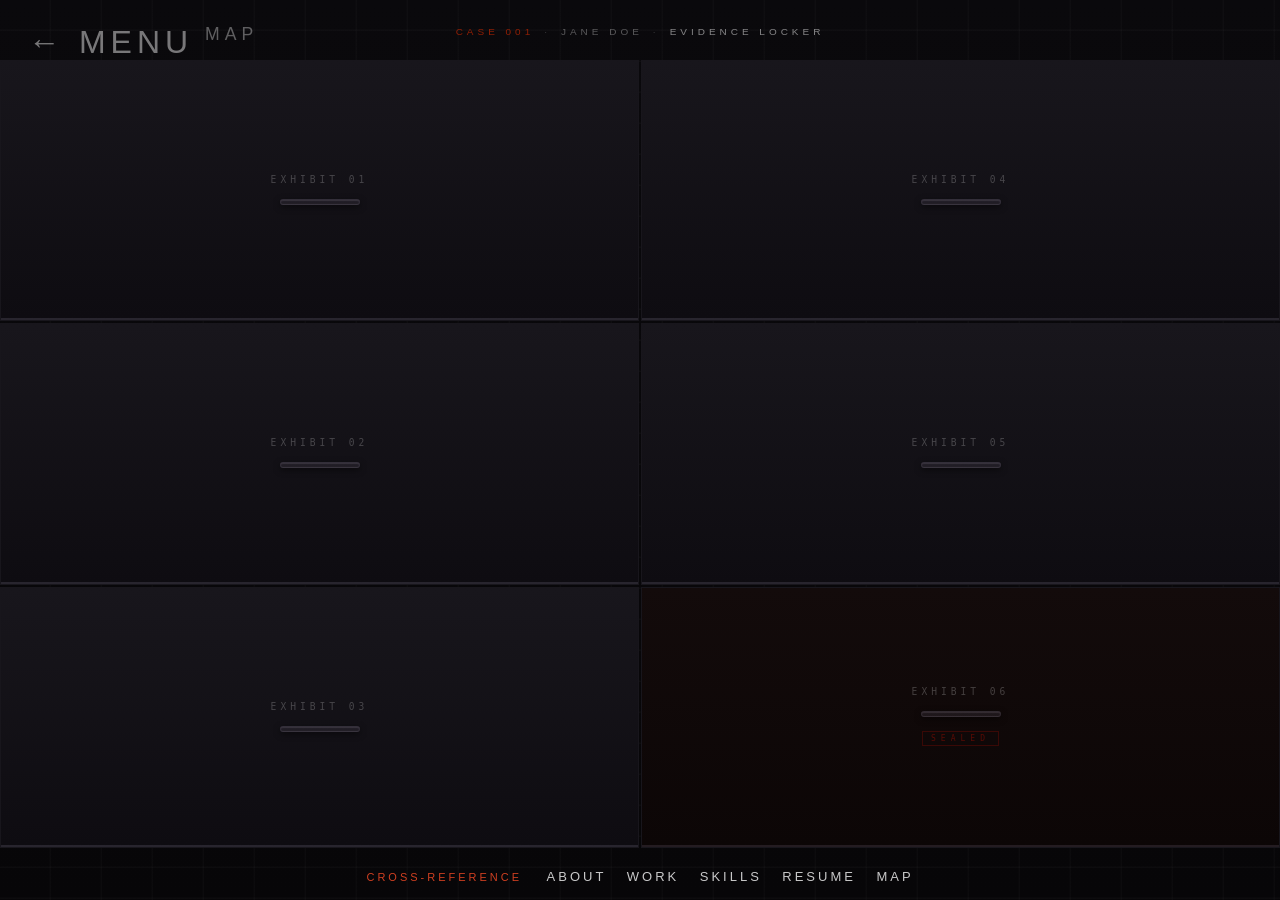
<file: evidence.html>
<!DOCTYPE html>
<html lang="en">
<head>
    <meta charset="UTF-8">
    <meta name="viewport" content="width=device-width, initial-scale=1.0">
    <title>Evidence Locker — Jane Doe</title>
    <link rel="stylesheet" href="main.css">
    <link rel="stylesheet" href="evidence.css">
</head>
<body>
    <div id="loader"><div id="loader-track"><div id="loader-bar"></div></div></div>

    <a href="index.html" id="back-btn">← menu</a>
    <a href="map.html"   id="map-btn">map</a>

    <div id="noise"></div>
    <div id="grain"></div>
    <div id="vignette"></div>

    <div id="case-strip">
        <span class="cs-num">CASE 001</span>
        <span class="cs-sep">·</span>
        <span class="cs-name">JANE DOE</span>
        <span class="cs-sep">·</span>
        <span class="cs-room">evidence locker</span>
    </div>

    <main id="locker">
        <div class="drawer-col">

            <div class="drawer" data-key="cert">
                <div class="drawer-face">
                    <span class="drawer-num">EXHIBIT&nbsp;01</span>
                    <div class="drawer-handle"></div>
                </div>
                <div class="drawer-content">
                    <div class="artifact-icon">◈</div>
                    <div class="artifact-text">
                        <p class="art-tag">certification</p>
                        <p class="art-title">Certified Web Developer</p>
                        <p class="art-issuer">Coursera &nbsp;·&nbsp; Google</p>
                        <p class="art-date">2024</p>
                        <p class="art-lore">Found embedded in the left temporal lobe. The certificate was still warm when recovered.</p>
                    </div>
                </div>
            </div>

            <div class="drawer" data-key="dean">
                <div class="drawer-face">
                    <span class="drawer-num">EXHIBIT&nbsp;02</span>
                    <div class="drawer-handle"></div>
                </div>
                <div class="drawer-content">
                    <div class="artifact-icon">◉</div>
                    <div class="artifact-text">
                        <p class="art-tag">academic distinction</p>
                        <p class="art-title">Dean's List Recognition</p>
                        <p class="art-issuer">Institute of Unseen Arts</p>
                        <p class="art-date">2022 — 2024</p>
                        <p class="art-lore">Awarded three consecutive semesters. Faculty do not recall nominating her.</p>
                    </div>
                </div>
            </div>

            <div class="drawer" data-key="hack">
                <div class="drawer-face">
                    <span class="drawer-num">EXHIBIT&nbsp;03</span>
                    <div class="drawer-handle"></div>
                </div>
                <div class="drawer-content">
                    <div class="artifact-icon">◆</div>
                    <div class="artifact-text">
                        <p class="art-tag">competition</p>
                        <p class="art-title">1st Place — Hackathon</p>
                        <p class="art-issuer">Campus Dev Summit</p>
                        <p class="art-date">2023</p>
                        <p class="art-lore">She submitted alone. No other team member was recorded. She won by eleven points.</p>
                    </div>
                </div>
            </div>

        </div>
        <div class="drawer-col">

            <div class="drawer" data-key="oss">
                <div class="drawer-face">
                    <span class="drawer-num">EXHIBIT&nbsp;04</span>
                    <div class="drawer-handle"></div>
                </div>
                <div class="drawer-content">
                    <div class="artifact-icon">◇</div>
                    <div class="artifact-text">
                        <p class="art-tag">open source</p>
                        <p class="art-title">Open Source Contributor</p>
                        <p class="art-issuer">GitHub Archive</p>
                        <p class="art-date">2022 — present</p>
                        <p class="art-lore">Repository starred 200+ times. The author field reads a different name each time you refresh.</p>
                    </div>
                </div>
            </div>

            <div class="drawer" data-key="uiux">
                <div class="drawer-face">
                    <span class="drawer-num">EXHIBIT&nbsp;05</span>
                    <div class="drawer-handle"></div>
                </div>
                <div class="drawer-content">
                    <div class="artifact-icon">○</div>
                    <div class="artifact-text">
                        <p class="art-tag">recognition</p>
                        <p class="art-title">Best UI/UX Design</p>
                        <p class="art-issuer">Internal Showcase</p>
                        <p class="art-date">2023</p>
                        <p class="art-lore">The panel agreed unanimously. None of them remember being there.</p>
                    </div>
                </div>
            </div>

            <div class="drawer drawer-sealed" data-key="sealed">
                <div class="drawer-face">
                    <span class="drawer-num">EXHIBIT&nbsp;06</span>
                    <div class="drawer-handle"></div>
                    <span class="drawer-sealed-label">SEALED</span>
                </div>
                <div class="drawer-content">
                    <div class="artifact-icon" style="color:rgba(180,20,0,0.6)">▪</div>
                    <div class="artifact-text">
                        <p class="art-tag" style="color:rgba(180,20,0,0.55)">[redacted]</p>
                        <p class="art-title">LEVEL IV CLEARANCE REQUIRED</p>
                        <p class="art-issuer">—</p>
                        <p class="art-date">—</p>
                        <p class="art-lore" style="color:rgba(180,20,0,0.45)">Access denied. The drawer was found locked from the inside. The lock shows no signs of forced entry. There is no keyhole on this side.</p>
                    </div>
                </div>
            </div>

        </div>
    </main>

    <nav id="exits" aria-label="other rooms">
        <span id="exits-label">cross-reference</span>
        <a class="xlink" href="about.html">about</a>
        <a class="xlink" href="work.html">work</a>
        <a class="xlink" href="skills.html">skills</a>
        <a class="xlink" href="resume.html">resume</a>
        <a class="xlink" href="map.html">map</a>
    </nav>

    <script src="./js/evidence.js"></script>
</body>
</html>
</file>
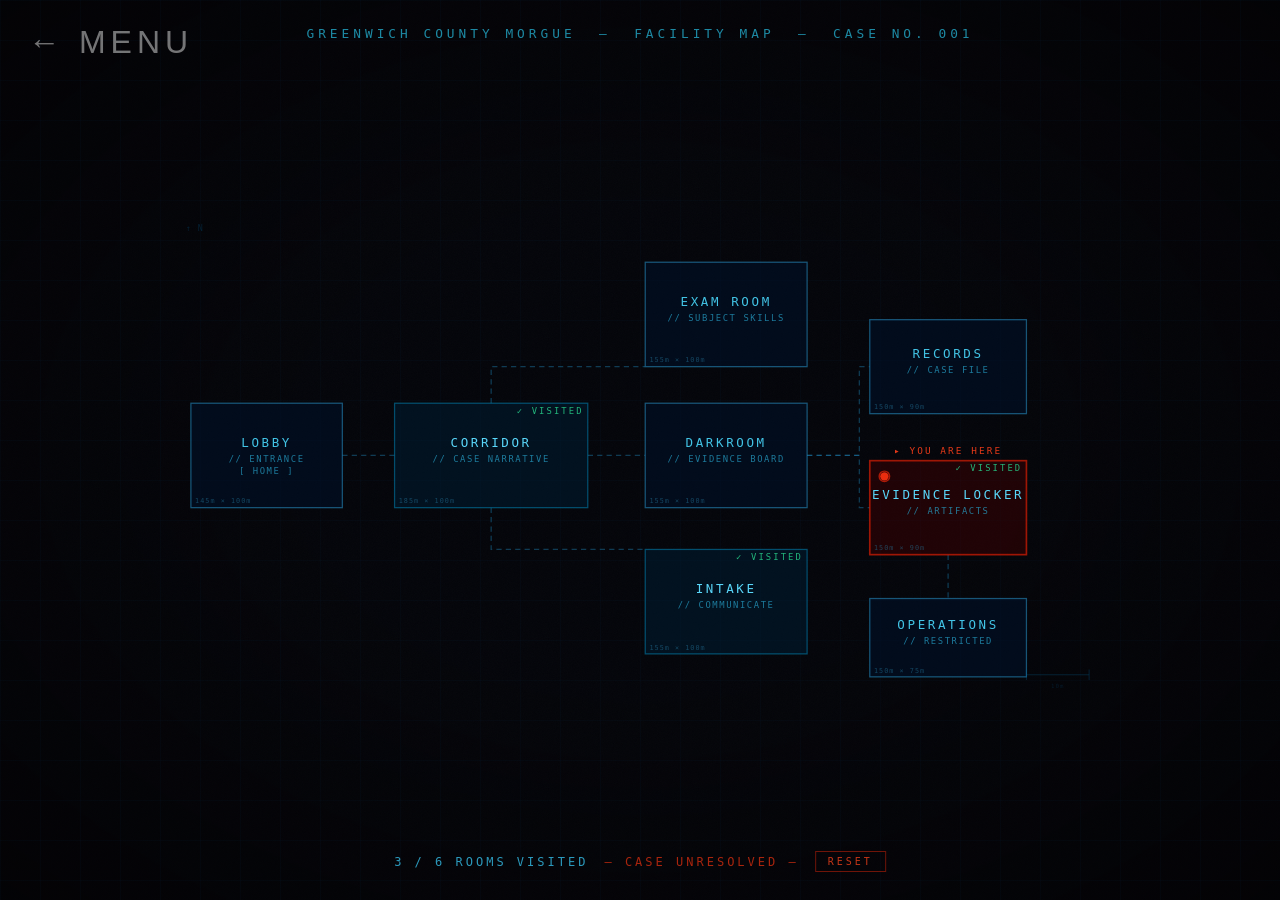
<file: map.html>
<!DOCTYPE html>
<html lang="en">
<head>
    <meta charset="UTF-8">
    <meta name="viewport" content="width=device-width, initial-scale=1.0">
    <title>Facility Map — Jane Doe</title>
    <link rel="stylesheet" href="main.css">
    <link rel="stylesheet" href="map.css">
</head>
<body>
    <div id="loader"><div id="loader-track"><div id="loader-bar"></div></div></div>

    <a href="index.html" id="back-btn">← menu</a>

    <div id="noise"></div>
    <div id="vignette"></div>

    <div id="bp-header">GREENWICH COUNTY MORGUE &nbsp;—&nbsp; FACILITY MAP &nbsp;—&nbsp; CASE NO. 001</div>

    <div id="map-wrap">
        <svg id="floor-plan" viewBox="0 0 900 460" preserveAspectRatio="xMidYMid meet"
             xmlns="http://www.w3.org/2000/svg" aria-label="Morgue facility floor plan"></svg>
    </div>

    <div id="progress-strip">
        <span id="prog-count">0 / 6 rooms visited</span>
        <span id="prog-status">— case unresolved —</span>
        <button id="clear-btn">reset</button>
    </div>

    <div id="room-tip" class="hidden" aria-hidden="true">
        <p id="tip-label"></p>
        <p id="tip-sub"></p>
        <p id="tip-status"></p>
        <p id="tip-action"></p>
    </div>

    <script src="./js/map.js"></script>
</body>
</html>
</file>
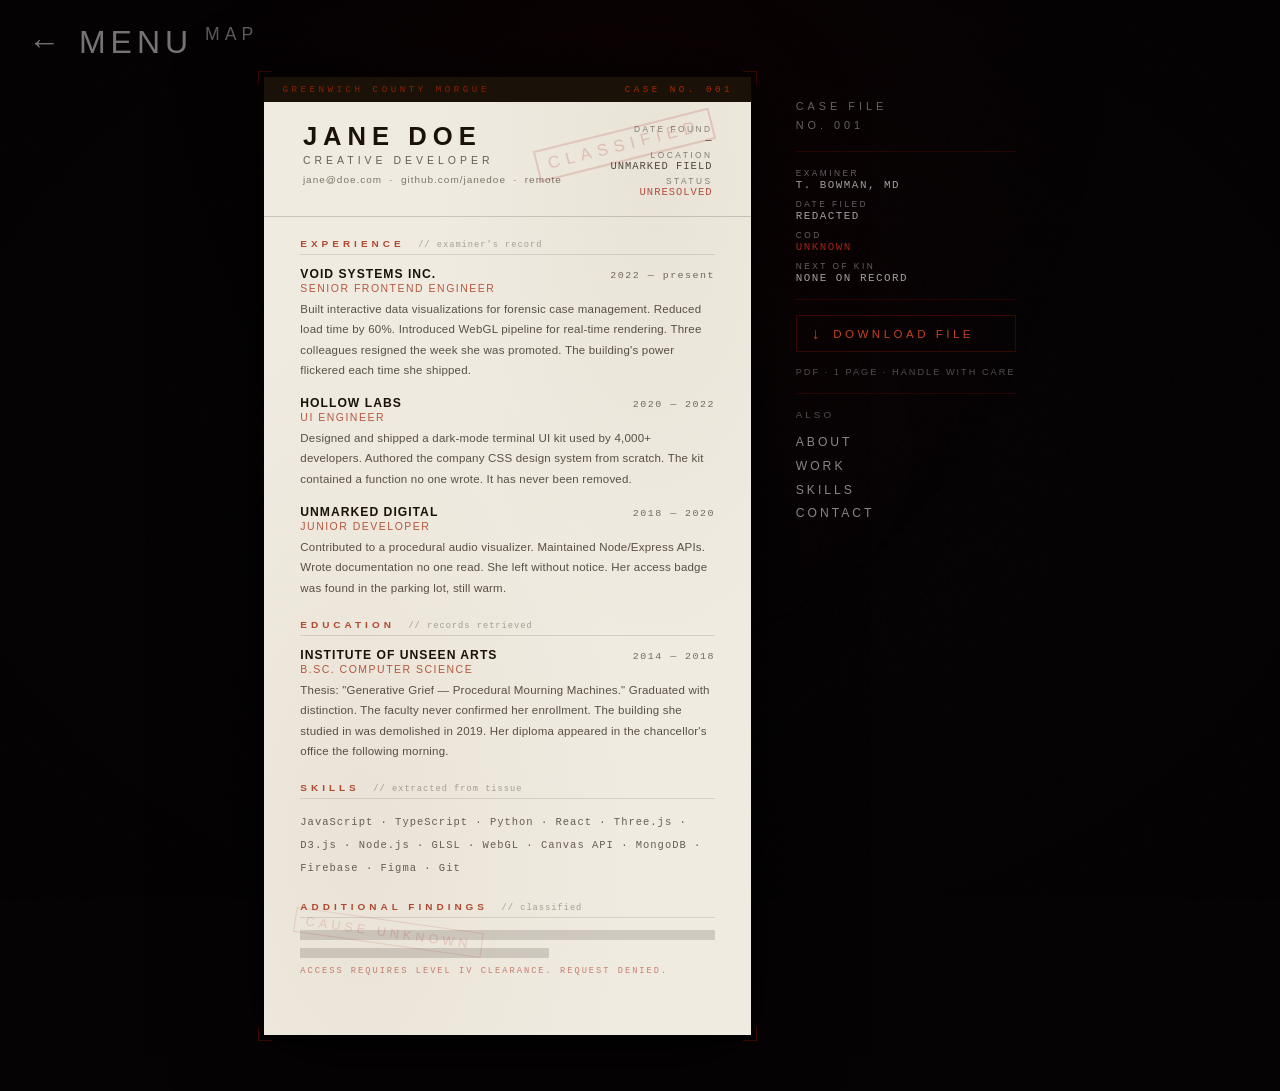
<file: resume.html>
<!DOCTYPE html>
<html lang="en">
<head>
    <meta charset="UTF-8">
    <meta name="viewport" content="width=device-width, initial-scale=1.0">
    <title>Resume — Jane Doe</title>
    <link rel="stylesheet" href="main.css">
    <link rel="stylesheet" href="resume.css">
</head>
<body>
    <div id="loader"><div id="loader-track"><div id="loader-bar"></div></div></div>

    <a href="index.html" id="back-btn">← menu</a>
    <a href="map.html"   id="map-btn">map</a>

    <div id="noise"></div>
    <div id="safelight"></div>
    <div id="vignette"></div>

    <!-- Grain texture overlay (subtle film grain) -->
    <div id="grain"></div>

    <div id="container">

        <!-- Left: the "autopsy document" -->
        <div id="doc-wrapper">
            <div id="doc-corner-tl" class="corner"></div>
            <div id="doc-corner-tr" class="corner"></div>
            <div id="doc">

                <!-- Coroner header -->
                <div id="doc-morgue-bar">
                    <span>GREENWICH COUNTY MORGUE</span>
                    <span id="doc-case-no">CASE NO. 001</span>
                </div>

                <div id="doc-header">
                    <div id="doc-header-left">
                        <h1 id="doc-name">Jane Doe</h1>
                        <p id="doc-role">Creative Developer</p>
                        <p id="doc-contact">jane@doe.com &nbsp;·&nbsp; github.com/janedoe &nbsp;·&nbsp; remote</p>
                    </div>
                    <div id="doc-header-right">
                        <p class="doc-meta-row"><span class="doc-meta-label">Date found</span><span class="doc-meta-val">—</span></p>
                        <p class="doc-meta-row"><span class="doc-meta-label">Location</span><span class="doc-meta-val">unmarked field</span></p>
                        <p class="doc-meta-row"><span class="doc-meta-label">Status</span><span class="doc-meta-val doc-status">unresolved</span></p>
                    </div>
                </div>

                <div class="doc-section">
                    <h3 class="doc-section-title">Experience &nbsp;<span class="doc-section-note">// examiner's record</span></h3>

                    <div class="doc-entry">
                        <div class="doc-entry-meta">
                            <span class="doc-entry-co">Void Systems Inc.</span>
                            <span class="doc-entry-date">2022 — present</span>
                        </div>
                        <p class="doc-entry-role">Senior Frontend Engineer</p>
                        <p class="doc-entry-desc">Built interactive data visualizations for forensic case management. Reduced load time by 60%. Introduced WebGL pipeline for real-time rendering. Three colleagues resigned the week she was promoted. The building's power flickered each time she shipped.</p>
                    </div>

                    <div class="doc-entry">
                        <div class="doc-entry-meta">
                            <span class="doc-entry-co">Hollow Labs</span>
                            <span class="doc-entry-date">2020 — 2022</span>
                        </div>
                        <p class="doc-entry-role">UI Engineer</p>
                        <p class="doc-entry-desc">Designed and shipped a dark-mode terminal UI kit used by 4,000+ developers. Authored the company CSS design system from scratch. The kit contained a function no one wrote. It has never been removed.</p>
                    </div>

                    <div class="doc-entry">
                        <div class="doc-entry-meta">
                            <span class="doc-entry-co">Unmarked Digital</span>
                            <span class="doc-entry-date">2018 — 2020</span>
                        </div>
                        <p class="doc-entry-role">Junior Developer</p>
                        <p class="doc-entry-desc">Contributed to a procedural audio visualizer. Maintained Node/Express APIs. Wrote documentation no one read. She left without notice. Her access badge was found in the parking lot, still warm.</p>
                    </div>
                </div>

                <div class="doc-section">
                    <h3 class="doc-section-title">Education &nbsp;<span class="doc-section-note">// records retrieved</span></h3>
                    <div class="doc-entry">
                        <div class="doc-entry-meta">
                            <span class="doc-entry-co">Institute of Unseen Arts</span>
                            <span class="doc-entry-date">2014 — 2018</span>
                        </div>
                        <p class="doc-entry-role">B.Sc. Computer Science</p>
                        <p class="doc-entry-desc">Thesis: "Generative Grief — Procedural Mourning Machines." Graduated with distinction. The faculty never confirmed her enrollment. The building she studied in was demolished in 2019. Her diploma appeared in the chancellor's office the following morning.</p>
                    </div>
                </div>

                <div class="doc-section">
                    <h3 class="doc-section-title">Skills &nbsp;<span class="doc-section-note">// extracted from tissue</span></h3>
                    <p class="doc-skills">JavaScript · TypeScript · Python · React · Three.js · D3.js · Node.js · GLSL · WebGL · Canvas API · MongoDB · Firebase · Figma · Git</p>
                </div>

                <div class="doc-section doc-section-redacted">
                    <h3 class="doc-section-title">Additional Findings &nbsp;<span class="doc-section-note">// classified</span></h3>
                    <p class="doc-redacted-block"><span class="redacted-bar"></span></p>
                    <p class="doc-redacted-block doc-redacted-short"><span class="redacted-bar"></span></p>
                    <p class="doc-redacted-note">Access requires Level IV clearance. Request denied.</p>
                </div>

                <!-- Rubber stamp -->
                <div id="doc-stamp">classified</div>
                <!-- Second stamp: cause of death unknown -->
                <div id="doc-stamp-2">cause unknown</div>

            </div>
            <div id="doc-corner-bl" class="corner"></div>
            <div id="doc-corner-br" class="corner"></div>
        </div>

        <!-- Right: case panel -->
        <div id="side-panel">
            <p id="side-label">case file<br>no. 001</p>
            <div id="side-divider"></div>

            <div id="case-details">
                <div class="case-row">
                    <span class="case-label">examiner</span>
                    <span class="case-val">T. Bowman, MD</span>
                </div>
                <div class="case-row">
                    <span class="case-label">date filed</span>
                    <span class="case-val">redacted</span>
                </div>
                <div class="case-row">
                    <span class="case-label">COD</span>
                    <span class="case-val" id="cod-val">unknown</span>
                </div>
                <div class="case-row">
                    <span class="case-label">next of kin</span>
                    <span class="case-val">none on record</span>
                </div>
            </div>

            <div id="side-divider2"></div>

            <a id="download-btn" href="resume.pdf" download="jane-doe-resume.pdf">
                <span id="dl-icon">↓</span>
                <span>download file</span>
            </a>
            <p id="side-note">pdf · 1 page · handle with care</p>

            <div id="side-divider3"></div>

            <p id="side-links-label">also</p>
            <nav id="side-links">
                <a href="about.html">about</a>
                <a href="work.html">work</a>
                <a href="skills.html">skills</a>
                <a href="contact.html">contact</a>
            </nav>
        </div>

    </div>

    <script src="./js/resume.js"></script>
</body>
</html>
</file>
<file: main.css>
/* ── Reset ───────────────────────────────────────────────────── */
*, *::before, *::after {
    box-sizing: border-box;
    margin: 0;
    padding: 0;
}

/* Base font — form elements don't inherit from body by default */
body, button, input, select, textarea {
    font-family: Montserrat, "Helvetica Neue", Helvetica, Arial;
}

/* ── Top-left nav — back + map buttons ──────────────────────── */
#back-btn,
#map-btn {
    position: fixed;
    top: 24px;
    color: rgba(255, 255, 255, 0.45);
    text-decoration: none;
    letter-spacing: 5px;
    text-transform: uppercase;
    filter: blur(0.4px);
    transition: color 0.2s, filter 0.2s;
    z-index: 100;
    cursor: pointer;
}

#back-btn:hover,
#map-btn:hover {
    color: #ff3300;
    filter: blur(0px);
}

/* ── Back button — used by all sub-pages ─────────────────────── */
#back-btn {
    left: 28px;
    font-size: 2rem;
}

#map-btn {
    left: 205px;
    font-size: 1.1rem;
    color: rgba(255, 255, 255, 0.35);
}

@media (max-width: 600px) {
    #back-btn { font-size: 1.5rem; letter-spacing: 4px; }
    #map-btn  { left: 162px; font-size: 0.9rem; }
}

/* ── Loading screen — shared by about + work ─────────────────── */
#loader {
    position: fixed;
    inset: 0;
    background: #000;
    display: flex;
    align-items: center;
    justify-content: center;
    z-index: 9999;
    transition: opacity 0.6s ease;
}

#loader.fade-out {
    opacity: 0;
    pointer-events: none;
}

#loader-track {
    width: 200px;
    height: 2px;
    background: rgba(255, 255, 255, 0.12);
}

#loader-bar {
    height: 2px;
    width: 0;
    background: #fff;
    animation: loader-fill 1s cubic-bezier(0.4, 0, 0.2, 1) forwards;
}

@keyframes loader-fill {
    0%   { width: 0;     }
    100% { width: 200px; }
}
</file>
<file: evidence.css>
body {
    overflow: hidden;
    background: #060508;
    min-height: 100vh;
}

#noise, #grain {
    position: fixed;
    inset: 0;
    pointer-events: none;
}
#noise {
    z-index: 10;
    opacity: 0.025;
    background-image: url("data:image/svg+xml,%3Csvg viewBox='0 0 200 200' xmlns='http://www.w3.org/2000/svg'%3E%3Cfilter id='n'%3E%3CfeTurbulence type='fractalNoise' baseFrequency='0.9' numOctaves='4' stitchTiles='stitch'/%3E%3C/filter%3E%3Crect width='100%25' height='100%25' filter='url(%23n)'/%3E%3C/svg%3E");
    background-size: 150px 150px;
}
#grain {
    z-index: 9;
    opacity: 0.03;
    background-image: url("data:image/svg+xml,%3Csvg viewBox='0 0 512 512' xmlns='http://www.w3.org/2000/svg'%3E%3Cfilter id='g'%3E%3CfeTurbulence type='turbulence' baseFrequency='0.65' numOctaves='3' stitchTiles='stitch'/%3E%3C/filter%3E%3Crect width='100%25' height='100%25' filter='url(%23g)'/%3E%3C/svg%3E");
    background-size: 200px 200px;
}
#vignette {
    position: fixed;
    inset: 0;
    pointer-events: none;
    z-index: 12;
    background: radial-gradient(ellipse at center, transparent 25%, rgba(3,2,4,0.82) 100%);
}

/* ── Case strip ───────────────────────────────────────────────── */
#case-strip {
    position: fixed;
    top: 26px;
    left: 50%;
    transform: translateX(-50%);
    z-index: 30;
    display: flex;
    align-items: center;
    gap: 10px;
    font-size: clamp(9px, 0.78vw, 12px);
    letter-spacing: 4px;
    text-transform: uppercase;
    color: rgba(255,255,255,0.32);
    user-select: none;
    filter: blur(0.3px);
}
#case-strip .cs-num  { color: rgba(200,40,0,0.7); }
#case-strip .cs-sep  { color: rgba(255,255,255,0.18); }
#case-strip .cs-room { color: rgba(255,255,255,0.5); }

/* ── Locker layout — two columns of 3 drawers each ───────────── */
#locker {
    position: fixed;
    inset: 0;
    z-index: 20;
    display: flex;
    gap: 2px;
    padding: 60px 0 52px;
    /* steel wall behind the drawers */
    background: linear-gradient(180deg, #0a090c 0%, #070608 100%);
}
#locker::before {
    content: '';
    position: absolute;
    inset: 0;
    background:
        repeating-linear-gradient(180deg,
            transparent 0px, transparent 29px,
            rgba(255,255,255,0.025) 30px, rgba(255,255,255,0.025) 31px),
        repeating-linear-gradient(90deg,
            transparent 0px, transparent 49px,
            rgba(255,255,255,0.018) 50px, rgba(255,255,255,0.018) 51px);
    pointer-events: none;
}

.drawer-col {
    flex: 1;
    display: flex;
    flex-direction: column;
    gap: 2px;
}

/* ── Individual drawer ────────────────────────────────────────── */
.drawer {
    flex: 1;
    position: relative;
    overflow: hidden;
    cursor: pointer;
    background: #0c0b0f;
    border: 1px solid rgba(100,90,110,0.14);
    transition: box-shadow 0.25s;
}
.drawer:hover { box-shadow: inset 0 0 40px rgba(180,15,0,0.06); }
.drawer.open   { box-shadow: inset 0 0 60px rgba(0,0,0,0.7); cursor: default; }

/* Drawer face — slides down when open */
.drawer-face {
    position: absolute;
    inset: 0;
    z-index: 2;
    display: flex;
    flex-direction: column;
    align-items: center;
    justify-content: center;
    gap: 14px;
    background: linear-gradient(180deg, #18161c 0%, #0e0c11 100%);
    border-bottom: 2px solid rgba(90,80,100,0.25);
    transition: transform 0.45s cubic-bezier(0.4,0,0.2,1), box-shadow 0.45s;
}
.drawer.open .drawer-face {
    transform: translateY(calc(100% - 18px));
    box-shadow: 0 -8px 32px rgba(0,0,0,0.8);
}
.drawer-sealed .drawer-face {
    background: linear-gradient(180deg, #130b0b 0%, #0c0606 100%);
}

.drawer-num {
    font-size: clamp(8px, 0.75vw, 11px);
    letter-spacing: 4px;
    text-transform: uppercase;
    color: rgba(255,255,255,0.22);
    font-family: monospace;
    user-select: none;
}

/* Steel handle bar */
.drawer-handle {
    width: min(80px, 40%);
    height: 6px;
    background: linear-gradient(180deg,
        rgba(160,150,170,0.18) 0%,
        rgba(80,70,90,0.22) 50%,
        rgba(160,150,170,0.12) 100%);
    border-radius: 3px;
    border: 1px solid rgba(120,110,130,0.2);
    box-shadow:
        0 2px 6px rgba(0,0,0,0.5),
        inset 0 1px 0 rgba(200,190,210,0.08);
    transition: background 0.2s, box-shadow 0.2s;
}
.drawer:hover .drawer-handle {
    background: linear-gradient(180deg,
        rgba(180,168,190,0.26) 0%,
        rgba(100,90,110,0.3) 50%,
        rgba(180,168,190,0.18) 100%);
    box-shadow:
        0 3px 10px rgba(0,0,0,0.6),
        inset 0 1px 0 rgba(200,190,210,0.12);
}

.drawer-sealed-label {
    font-size: 8px;
    letter-spacing: 5px;
    text-transform: uppercase;
    color: rgba(180,15,0,0.45);
    font-family: monospace;
    border: 1px solid rgba(160,10,0,0.3);
    padding: 2px 8px;
    user-select: none;
}

/* ── Drawer content — hidden until open ──────────────────────── */
.drawer-content {
    position: absolute;
    inset: 0;
    z-index: 1;
    display: flex;
    align-items: center;
    gap: clamp(14px, 2vw, 28px);
    padding: clamp(14px, 2vw, 28px);
    background: #08070b;
    opacity: 0;
    transform: translateY(-10px);
    transition: opacity 0.35s ease 0.28s, transform 0.35s ease 0.28s;
}
.drawer.open .drawer-content {
    opacity: 1;
    transform: translateY(0);
}

/* Artifact icon */
.artifact-icon {
    font-size: clamp(28px, 3.5vw, 48px);
    color: rgba(200,40,0,0.55);
    flex-shrink: 0;
    line-height: 1;
    filter: blur(0.4px);
    user-select: none;
}

/* Artifact text */
.artifact-text { display: flex; flex-direction: column; gap: 3px; }

.art-tag {
    font-size: clamp(7px, 0.62vw, 10px);
    letter-spacing: 3px;
    text-transform: uppercase;
    color: rgba(190,30,0,0.65);
    font-family: monospace;
}
.art-title {
    font-size: clamp(11px, 1.1vw, 16px);
    font-weight: 600;
    letter-spacing: 3px;
    text-transform: uppercase;
    color: rgba(255,255,255,0.85);
    filter: blur(0.2px);
}
.art-issuer {
    font-size: clamp(8px, 0.72vw, 11px);
    letter-spacing: 1.5px;
    color: rgba(255,255,255,0.38);
    font-family: monospace;
}
.art-date {
    font-size: clamp(7.5px, 0.65vw, 10px);
    letter-spacing: 2px;
    color: rgba(180,25,0,0.5);
    font-family: monospace;
}
.art-lore {
    font-size: clamp(9.5px, 0.85vw, 13px);
    line-height: 1.7;
    color: rgba(255,255,255,0.42);
    letter-spacing: 0.2px;
    margin-top: 4px;
}

/* Close hint inside open drawer */
.close-hint {
    position: absolute;
    bottom: 8px;
    right: 12px;
    font-size: 8px;
    letter-spacing: 2px;
    text-transform: uppercase;
    color: rgba(255,255,255,0.15);
    font-family: monospace;
    pointer-events: none;
}

/* ── Cross-reference nav ──────────────────────────────────────── */
#exits {
    position: fixed;
    bottom: 16px;
    left: 50%;
    transform: translateX(-50%);
    z-index: 30;
    display: flex;
    align-items: center;
    gap: clamp(12px, 1.6vw, 24px);
}
#exits-label {
    font-size: 11px;
    letter-spacing: 3px;
    text-transform: uppercase;
    color: rgba(230,70,35,0.9);
    margin-right: 4px;
    user-select: none;
    font-family: inherit;
}
.xlink {
    font-size: 13px;
    letter-spacing: 3px;
    text-transform: uppercase;
    color: rgba(255,255,255,0.78);
    text-decoration: none;
    transition: color 0.2s;
}
.xlink:hover { color: rgba(220,75,45,0.95); }

/* Mobile */
@media (max-width: 600px) {
    #locker { flex-direction: column; padding: 54px 2px 48px; }
    .drawer-col { flex-direction: row; }
    .art-lore { display: none; }
    #exits { gap: 10px; flex-wrap: wrap; justify-content: center; }
}
</file>
<file: map.css>
body {
    overflow: hidden;
    background: #04050a;
    min-height: 100vh;
}

#noise {
    position: fixed;
    inset: 0;
    pointer-events: none;
    z-index: 10;
    opacity: 0.025;
    background-image: url("data:image/svg+xml,%3Csvg viewBox='0 0 200 200' xmlns='http://www.w3.org/2000/svg'%3E%3Cfilter id='n'%3E%3CfeTurbulence type='fractalNoise' baseFrequency='0.9' numOctaves='4' stitchTiles='stitch'/%3E%3C/filter%3E%3Crect width='100%25' height='100%25' filter='url(%23n)'/%3E%3C/svg%3E");
    background-size: 150px 150px;
}

#vignette {
    position: fixed;
    inset: 0;
    pointer-events: none;
    z-index: 12;
    background: radial-gradient(ellipse at center, transparent 32%, rgba(3,2,4,0.78) 100%);
}

/* Blueprint header */
#bp-header {
    position: fixed;
    top: 26px;
    left: 50%;
    transform: translateX(-50%);
    z-index: 30;
    font-size: clamp(11px, 1vw, 15px);
    letter-spacing: 4px;
    text-transform: uppercase;
    color: rgba(40,190,225,0.72);
    font-family: monospace;
    white-space: nowrap;
    user-select: none;
    filter: blur(0.2px);
}

/* Map wrapper — blueprint grid background */
#map-wrap {
    position: fixed;
    inset: 0;
    z-index: 20;
    display: flex;
    align-items: center;
    justify-content: center;
    background-image:
        linear-gradient(rgba(0,80,140,0.045) 1px, transparent 1px),
        linear-gradient(90deg, rgba(0,80,140,0.045) 1px, transparent 1px);
    background-size: 40px 40px;
}

#floor-plan {
    width: min(94vw, 940px);
    height: auto;
    overflow: visible;
}

/* ── SVG element styles ───────────────────────────────────────── */

/* Connectors — dashed blueprint lines */
.connector {
    stroke: rgba(30,140,195,0.4);
    stroke-width: 1.2;
    fill: none;
    stroke-dasharray: 5 4;
}

/* Room rectangles */
.room-bg {
    fill: rgba(0,18,40,0.6);
    stroke: rgba(40,150,205,0.55);
    stroke-width: 1.2;
    transition: fill 0.22s, stroke 0.22s;
}

.room-group {
    cursor: pointer;
}
.room-group:hover .room-bg,
.room-group:focus .room-bg {
    fill: rgba(130,8,0,0.18);
    stroke: rgba(190,18,0,0.72);
}

/* Visited state */
.room-group.visited .room-bg {
    fill: rgba(0,30,55,0.5);
    stroke: rgba(0,140,190,0.52);
}
.room-group.visited:hover .room-bg {
    fill: rgba(130,8,0,0.18);
    stroke: rgba(190,18,0,0.72);
}

/* "You are here" room — red-tinted, highlighted */
.room-group.here .room-bg {
    fill: rgba(70,2,0,0.42);
    stroke: rgba(220,30,5,0.7);
    stroke-width: 1.6;
}
.room-group.here .room-label { fill: rgba(255,120,95,0.95); }

/* "You are here" caption above the room */
.here-label {
    font-family: monospace;
    font-size: 9px;
    letter-spacing: 2px;
    fill: rgba(240,60,25,0.95);
    text-transform: uppercase;
    pointer-events: none;
    user-select: none;
}

/* Room label text */
.room-label {
    font-family: monospace;
    font-size: 12px;
    letter-spacing: 2.5px;
    fill: rgba(70,205,240,0.95);
    text-transform: uppercase;
    pointer-events: none;
    user-select: none;
}
.room-sub {
    font-family: monospace;
    font-size: 8.5px;
    letter-spacing: 1.5px;
    fill: rgba(40,165,205,0.72);
    text-transform: uppercase;
    pointer-events: none;
    user-select: none;
}
.room-group.visited .room-label { fill: rgba(90,215,250,1); }

/* Visited checkmark */
.room-stamp {
    font-family: monospace;
    font-size: 8.5px;
    letter-spacing: 2px;
    fill: rgba(40,210,140,0.85);
    pointer-events: none;
    user-select: none;
}

/* "HERE" pulsing dot — CSS transform scale (reliable across browsers).
   transform-box: fill-box pins the origin to the circle's own centre. */
.here-ring {
    fill: none;
    stroke: rgba(220,35,10,0.75);
    stroke-width: 1.4;
    transform-box: fill-box;
    transform-origin: center;
    animation: ring-pulse 1.8s ease-out infinite;
}
.here-dot { fill: rgba(235,45,15,1); }
@keyframes ring-pulse {
    0%   { transform: scale(1);   opacity: 0.85; }
    100% { transform: scale(3.4); opacity: 0;    }
}

/* Room dimension annotations (flavour) */
.room-dim {
    font-family: monospace;
    font-size: 6.5px;
    letter-spacing: 1px;
    fill: rgba(40,130,170,0.5);
    pointer-events: none;
    user-select: none;
}

/* North arrow */
#north-arrow {
    font-family: monospace;
    font-size: 8px;
    fill: rgba(0,100,150,0.3);
    letter-spacing: 1px;
}

/* Scale bar */
#scale-bar line { stroke: rgba(0,100,150,0.3); stroke-width: 1; }
#scale-bar text {
    font-family: monospace;
    font-size: 5.5px;
    fill: rgba(0,80,120,0.3);
    letter-spacing: 0.5px;
}

/* ── Tooltip ──────────────────────────────────────────────────── */
#room-tip {
    position: fixed;
    pointer-events: none;
    z-index: 50;
    background: rgba(4,3,6,0.96);
    border: 1px solid rgba(0,100,160,0.3);
    padding: 10px 16px;
    min-width: 160px;
    transition: opacity 0.15s ease;
}
#room-tip.hidden { opacity: 0; }

#tip-label {
    font-size: 12px;
    letter-spacing: 3px;
    text-transform: uppercase;
    color: rgba(50,185,225,0.95);
    margin-bottom: 3px;
    font-family: monospace;
}
#tip-sub {
    font-size: 9.5px;
    letter-spacing: 2px;
    text-transform: uppercase;
    color: rgba(255,255,255,0.5);
    margin-bottom: 6px;
    font-family: monospace;
}
#tip-status {
    font-size: 9.5px;
    letter-spacing: 2px;
    text-transform: uppercase;
    color: rgba(40,205,135,0.85);
    font-family: monospace;
    margin-bottom: 2px;
}
#tip-status.unvisited { color: rgba(215,45,15,0.8); }
#tip-action {
    font-size: 9.5px;
    letter-spacing: 2px;
    text-transform: uppercase;
    color: rgba(255,255,255,0.4);
    font-family: monospace;
}

/* ── Progress strip ───────────────────────────────────────────── */
#progress-strip {
    position: fixed;
    bottom: 28px;
    left: 50%;
    transform: translateX(-50%);
    z-index: 30;
    display: flex;
    align-items: center;
    gap: 16px;
    font-family: monospace;
}
#prog-count {
    font-size: 12px;
    letter-spacing: 3px;
    text-transform: uppercase;
    color: rgba(50,180,220,0.85);
}
#prog-status {
    font-size: 12px;
    letter-spacing: 3px;
    text-transform: uppercase;
    color: rgba(210,45,15,0.8);
}
#clear-btn {
    background: none;
    border: 1px solid rgba(200,35,10,0.55);
    color: rgba(220,60,25,0.9);
    font-family: monospace;
    font-size: 10px;
    letter-spacing: 3px;
    text-transform: uppercase;
    padding: 4px 12px;
    cursor: pointer;
    transition: border-color 0.2s, color 0.2s;
}
#clear-btn:hover {
    border-color: rgba(200,30,0,0.7);
    color: rgba(220,50,20,0.9);
}

/* Mobile */
@media (max-width: 600px) {
    #bp-header { font-size: 7px; letter-spacing: 2px; }
    #room-tip { padding: 8px 12px; min-width: 130px; }
}
</file>
<file: resume.css>
body, html {
    background: #060304;
    min-height: 100%;
    overflow-x: hidden;
}

/* ── Atmosphere ────────────────────────────────────────────────── */
#noise {
    position: fixed;
    inset: 0;
    pointer-events: none;
    z-index: 10;
    opacity: 0.02;
    background-image: url("data:image/svg+xml,%3Csvg viewBox='0 0 200 200' xmlns='http://www.w3.org/2000/svg'%3E%3Cfilter id='n'%3E%3CfeTurbulence type='fractalNoise' baseFrequency='0.9' numOctaves='4' stitchTiles='stitch'/%3E%3C/filter%3E%3Crect width='100%25' height='100%25' filter='url(%23n)'/%3E%3C/svg%3E");
    background-size: 150px 150px;
}

#grain {
    position: fixed;
    inset: 0;
    pointer-events: none;
    z-index: 9;
    opacity: 0.03;
    background-image: url("data:image/svg+xml,%3Csvg viewBox='0 0 512 512' xmlns='http://www.w3.org/2000/svg'%3E%3Cfilter id='g'%3E%3CfeTurbulence type='turbulence' baseFrequency='0.65' numOctaves='3' stitchTiles='stitch'/%3E%3C/filter%3E%3Crect width='100%25' height='100%25' filter='url(%23g)'/%3E%3C/svg%3E");
    background-size: 200px 200px;
}

#safelight {
    position: fixed;
    top: 0; left: 0; width: 100%; height: 100%;
    background: radial-gradient(ellipse at 50% -10%,
        rgba(200, 0, 0, 0.055) 0%, transparent 55%
    );
    pointer-events: none;
    z-index: 11;
    animation: safepulse 5s ease-in-out infinite;
}

@keyframes safepulse {
    0%, 100% { opacity: 0.6; }
    50%       { opacity: 1; }
}

#vignette {
    position: fixed;
    inset: 0;
    pointer-events: none;
    z-index: 12;
    background: radial-gradient(ellipse at center,
        transparent 30%,
        rgba(4, 2, 3, 0.75) 100%
    );
}

/* ── Layout ────────────────────────────────────────────────────── */
#container {
    position: relative;
    z-index: 20;
    min-height: 100vh;
    display: flex;
    align-items: flex-start;
    justify-content: center;
    gap: clamp(28px, 3.5vw, 64px);
    padding: clamp(72px, 6vw, 100px) clamp(20px, 2.5vw, 48px) 60px;
}

/* ── Document ─────────────────────────────────────────────────── */
#doc-wrapper {
    position: relative;
    flex-shrink: 0;
}

.corner {
    position: absolute;
    width: 14px;
    height: 14px;
    border-color: rgba(190, 20, 0, 0.3);
    border-style: solid;
}

#doc-corner-tl { top: -6px;    left: -6px;  border-width: 1px 0 0 1px; }
#doc-corner-tr { top: -6px;    right: -6px; border-width: 1px 1px 0 0; }
#doc-corner-bl { bottom: -6px; left: -6px;  border-width: 0 0 1px 1px; }
#doc-corner-br { bottom: -6px; right: -6px; border-width: 0 1px 1px 0; }

#doc {
    width: min(clamp(480px, 38vw, 680px), 92vw);
    background: #f0ebe1;
    padding: 0 0 clamp(32px, 3vw, 56px);
    position: relative;
    box-shadow:
        0 20px 80px rgba(0, 0, 0, 0.9),
        0 4px 16px rgba(0, 0, 0, 0.6);
    background-image:
        radial-gradient(ellipse at 20% 80%, rgba(150, 120, 80, 0.07) 0%, transparent 50%),
        radial-gradient(ellipse at 80% 10%, rgba(120, 100, 60, 0.06) 0%, transparent 40%);
    animation: develop 1.8s ease-out 0.4s both;
}

@keyframes develop {
    0%   { filter: brightness(0); }
    100% { filter: brightness(1); }
}

/* ── Morgue header bar ─────────────────────────────────────────── */
#doc-morgue-bar {
    display: flex;
    justify-content: space-between;
    align-items: center;
    background: #1a1208;
    padding: clamp(6px, 0.55vw, 10px) clamp(14px, 1.4vw, 22px);
    margin-bottom: 0;
}

#doc-morgue-bar span {
    font-size: clamp(8.5px, 0.72vw, 12px);
    letter-spacing: 3.5px;
    text-transform: uppercase;
    color: rgba(200, 40, 0, 0.65);
    font-family: monospace;
}

#doc-case-no {
    color: rgba(200, 40, 0, 0.85) !important;
}

/* ── Document header ───────────────────────────────────────────── */
#doc-header {
    display: flex;
    justify-content: space-between;
    align-items: flex-start;
    border-bottom: 1.5px solid rgba(30, 20, 10, 0.18);
    padding: clamp(16px, 1.6vw, 26px) clamp(28px, 3vw, 48px) clamp(14px, 1.4vw, 22px);
    margin-bottom: clamp(16px, 1.6vw, 26px);
}

#doc-header-left {}

#doc-name {
    font-size: clamp(22px, 2vw, 34px);
    font-weight: 700;
    letter-spacing: 6px;
    text-transform: uppercase;
    color: #1a1208;
    margin-bottom: 4px;
    filter: blur(0.2px);
}

#doc-role {
    font-size: clamp(9.5px, 0.82vw, 13px);
    letter-spacing: 4px;
    text-transform: uppercase;
    color: rgba(30, 20, 10, 0.65);
    margin-bottom: 8px;
}

#doc-contact {
    font-size: clamp(9px, 0.78vw, 12px);
    letter-spacing: 1px;
    color: rgba(30, 20, 10, 0.55);
}

/* Meta block — right of header */
#doc-header-right {
    display: flex;
    flex-direction: column;
    gap: 4px;
    padding-top: 2px;
    min-width: 130px;
    align-items: flex-end;
}

.doc-meta-row {
    display: flex;
    flex-direction: column;
    align-items: flex-end;
}

.doc-meta-label {
    font-size: clamp(7.5px, 0.65vw, 11px);
    letter-spacing: 2.5px;
    text-transform: uppercase;
    color: rgba(30, 20, 10, 0.5);
}

.doc-meta-val {
    font-size: clamp(9.5px, 0.82vw, 13px);
    letter-spacing: 1px;
    color: rgba(30, 20, 10, 0.75);
    font-family: monospace;
    text-transform: uppercase;
}

.doc-status {
    color: rgba(160, 20, 0, 0.72) !important;
}

/* ── Sections ──────────────────────────────────────────────────── */
.doc-section {
    margin: 0 clamp(24px, 2.8vw, 48px) clamp(16px, 1.6vw, 26px);
}

.doc-section-title {
    font-size: clamp(9px, 0.78vw, 13px);
    letter-spacing: 4px;
    text-transform: uppercase;
    color: rgba(160, 30, 0, 0.78);
    margin-bottom: 12px;
    padding-bottom: 4px;
    border-bottom: 1px solid rgba(30, 20, 10, 0.12);
}

.doc-section-note {
    font-size: clamp(8px, 0.68vw, 11px);
    letter-spacing: 1px;
    color: rgba(30, 20, 10, 0.35);
    font-family: monospace;
    text-transform: none;
    font-weight: 400;
}

.doc-entry {
    margin-bottom: clamp(12px, 1.2vw, 20px);
}

.doc-entry-meta {
    display: flex;
    justify-content: space-between;
    align-items: baseline;
    margin-bottom: 2px;
}

.doc-entry-co {
    font-size: clamp(11px, 0.95vw, 15px);
    font-weight: 700;
    letter-spacing: 1px;
    color: #1a1208;
    text-transform: uppercase;
}

.doc-entry-date {
    font-size: clamp(9px, 0.78vw, 12px);
    letter-spacing: 1.5px;
    color: rgba(30, 20, 10, 0.6);
    font-family: monospace;
}

.doc-entry-role {
    font-size: clamp(9.5px, 0.82vw, 13px);
    letter-spacing: 1.5px;
    color: rgba(160, 30, 0, 0.72);
    margin-bottom: 5px;
    text-transform: uppercase;
}

.doc-entry-desc {
    font-size: clamp(10.5px, 0.9vw, 14.5px);
    line-height: 1.78;
    color: rgba(30, 20, 10, 0.72);
    letter-spacing: 0.2px;
}

.doc-skills {
    font-size: clamp(9.5px, 0.82vw, 13px);
    letter-spacing: 1px;
    line-height: 2.2;
    color: rgba(30, 20, 10, 0.65);
    font-family: monospace;
}

/* ── Redacted section ──────────────────────────────────────────── */
.doc-section-redacted {
    margin-top: 10px;
}

.doc-redacted-block {
    margin-bottom: 8px;
}

.redacted-bar {
    display: block;
    height: 10px;
    background: rgba(20, 10, 8, 0.15);
    width: 100%;
    border-radius: 1px;
}

.doc-redacted-short .redacted-bar {
    width: 60%;
}

.doc-redacted-note {
    font-size: clamp(8px, 0.68vw, 11px);
    letter-spacing: 2px;
    text-transform: uppercase;
    color: rgba(160, 20, 0, 0.5);
    font-family: monospace;
    margin-top: 6px;
}

/* ── Rubber stamps ─────────────────────────────────────────────── */
#doc-stamp {
    position: absolute;
    top: 52px;
    right: 36px;
    font-size: clamp(14px, 1.3vw, 20px);
    letter-spacing: 6px;
    text-transform: uppercase;
    color: rgba(160, 10, 0, 0.18);
    border: 2px solid rgba(160, 10, 0, 0.15);
    padding: 4px 10px;
    transform: rotate(-14deg);
    pointer-events: none;
    user-select: none;
    cursor: default;
}

#doc-stamp-2 {
    position: absolute;
    bottom: 90px;
    left: 30px;
    font-size: clamp(11px, 1vw, 16px);
    letter-spacing: 4px;
    text-transform: uppercase;
    color: rgba(160, 10, 0, 0.14);
    border: 1.5px solid rgba(160, 10, 0, 0.12);
    padding: 4px 10px;
    transform: rotate(8deg);
    pointer-events: none;
    user-select: none;
    cursor: default;
}

/* ── Side panel ───────────────────────────────────────────────── */
#side-panel {
    padding-top: 20px;
    display: flex;
    flex-direction: column;
    align-items: flex-start;
    gap: clamp(12px, 1.2vw, 20px);
    min-width: clamp(130px, 10vw, 180px);
    opacity: 0;
    animation: fadeUp 0.6s ease 1.8s forwards;
}

@keyframes fadeUp {
    from { opacity: 0; transform: translateY(8px); }
    to   { opacity: 1; transform: translateY(0); }
}

#side-label {
    font-size: clamp(10px, 0.85vw, 14px);
    letter-spacing: 4px;
    text-transform: uppercase;
    color: rgba(255, 255, 255, 0.38);
    line-height: 1.8;
}

#side-divider,
#side-divider2,
#side-divider3 {
    width: 100%;
    height: 1px;
    background: rgba(180, 20, 0, 0.18);
}

/* Case detail rows */
#case-details {
    display: flex;
    flex-direction: column;
    gap: 8px;
    width: 100%;
}

.case-row {
    display: flex;
    flex-direction: column;
    gap: 1px;
}

.case-label {
    font-size: clamp(7.5px, 0.65vw, 11px);
    letter-spacing: 2.5px;
    text-transform: uppercase;
    color: rgba(255, 255, 255, 0.38);
}

.case-val {
    font-size: clamp(10px, 0.85vw, 14px);
    letter-spacing: 1.5px;
    text-transform: uppercase;
    color: rgba(255, 255, 255, 0.62);
    font-family: monospace;
}

#cod-val {
    color: rgba(210, 50, 25, 0.72);
}

/* Download button */
#download-btn {
    display: flex;
    align-items: center;
    gap: 10px;
    color: rgba(210, 70, 40, 0.92);
    text-decoration: none;
    font-size: clamp(10.5px, 0.9vw, 14px);
    letter-spacing: 3.5px;
    text-transform: uppercase;
    border: 1px solid rgba(180, 20, 0, 0.28);
    padding: clamp(8px, 0.75vw, 13px) clamp(12px, 1.2vw, 20px);
    transition: border-color 0.3s, color 0.3s, box-shadow 0.3s;
    white-space: nowrap;
    width: 100%;
    box-sizing: border-box;
}

#download-btn:hover {
    border-color: rgba(200, 40, 0, 0.65);
    color: rgba(235, 90, 60, 1);
    box-shadow: 0 0 20px rgba(180, 10, 0, 0.1);
}

#dl-icon {
    font-size: clamp(14px, 1.2vw, 20px);
    line-height: 1;
}

#side-note {
    font-size: clamp(8.5px, 0.72vw, 12px);
    letter-spacing: 2px;
    color: rgba(255, 255, 255, 0.3);
    text-transform: uppercase;
}

#side-links-label {
    font-size: clamp(9px, 0.78vw, 12px);
    letter-spacing: 3px;
    text-transform: uppercase;
    color: rgba(255, 255, 255, 0.3);
}

#side-links {
    display: flex;
    flex-direction: column;
    gap: clamp(8px, 0.75vw, 14px);
}

#side-links a {
    font-size: clamp(11px, 0.95vw, 15px);
    letter-spacing: 3px;
    text-transform: uppercase;
    color: rgba(255, 255, 255, 0.52);
    text-decoration: none;
    transition: color 0.2s;
}

#side-links a:hover {
    color: rgba(225, 75, 45, 0.95);
}

/* ── Mobile ────────────────────────────────────────────────────── */
@media (max-width: 700px) {
    #container {
        flex-direction: column;
        align-items: center;
        padding: 72px 16px 40px;
        gap: 32px;
    }

    #side-panel {
        flex-direction: row;
        flex-wrap: wrap;
        justify-content: center;
        align-items: center;
        min-width: unset;
        padding-top: 0;
    }

    #side-divider, #side-divider2, #side-divider3 { display: none; }

    #doc { padding-bottom: 28px; }
    #doc-header { flex-direction: column; gap: 12px; padding: 18px 24px 16px; }
    #doc-header-right { align-items: flex-start; }
    .doc-section { margin: 0 24px 18px; }
    #doc-name { font-size: 20px; letter-spacing: 4px; }
}
</file>
